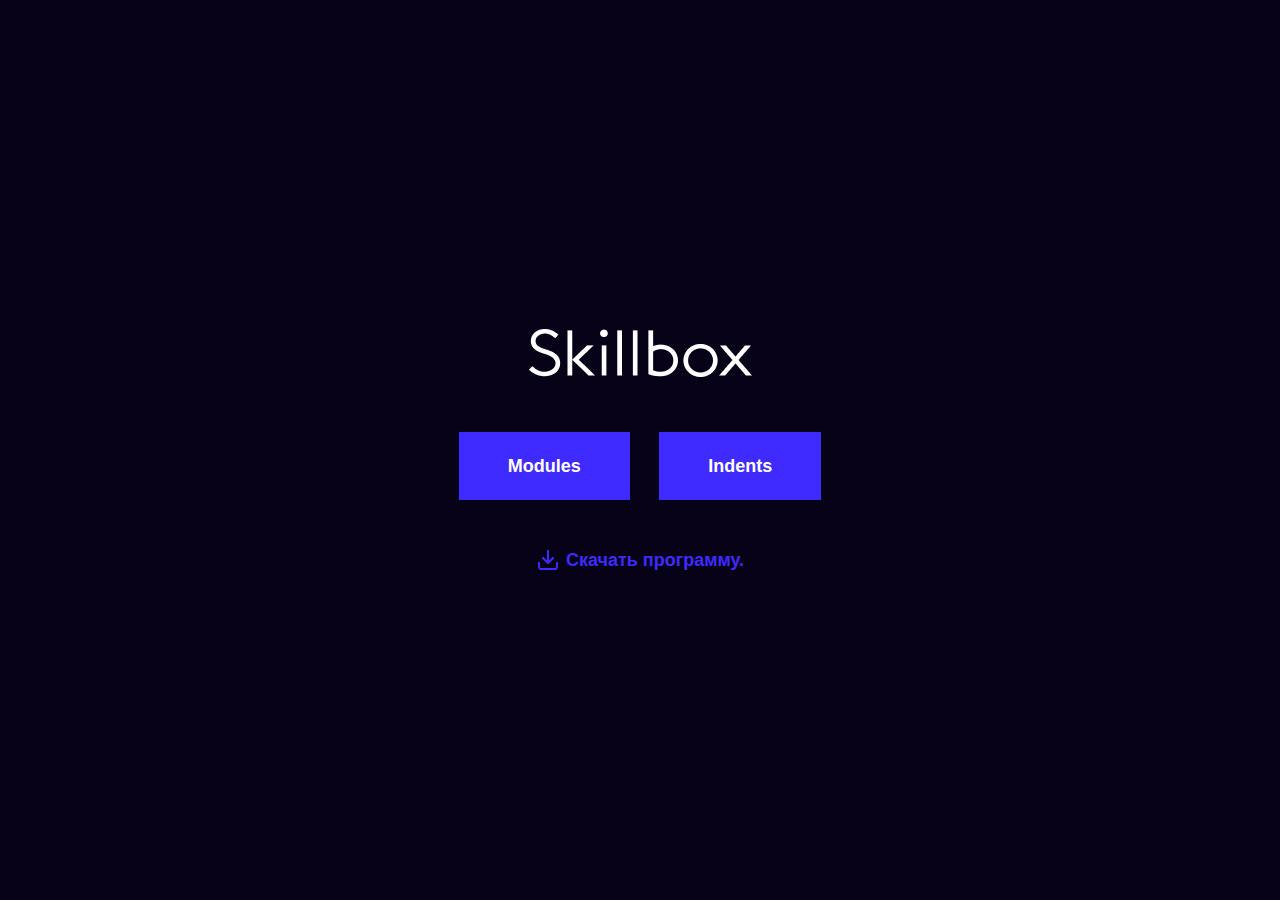
<file: index.html>
<!DOCTYPE html>
<html lang="ru">
  <head>
    <meta charset="UTF-8" />
    <meta name="viewport" content="width=device-width, initial-scale=1.0" />
    <link rel="stylesheet" href="CSS/normalize.css" />
    <link rel="stylesheet" href="CSS/style.css" />
    <title>Skillbox</title>
  </head>
  <body>
    <div class="main-content">
      <a class="logo" href="https://skillbox.ru" target="_blank">
        <img src="img/logo-light.png" alt="Skillbx" />
      </a>

      <div class="links">
        <a class="link" href="./modules.html" target="_blank"> Modules</a>
        <a class="link" href="./article.html" target="_blank">Indents</a>
      </div>

      <div>
        <a class="link-download" href="2.19 skillbox.docx" download
          >Скачать программу.
        </a>
      </div>
    </div>
  </body>
</html>
</file>
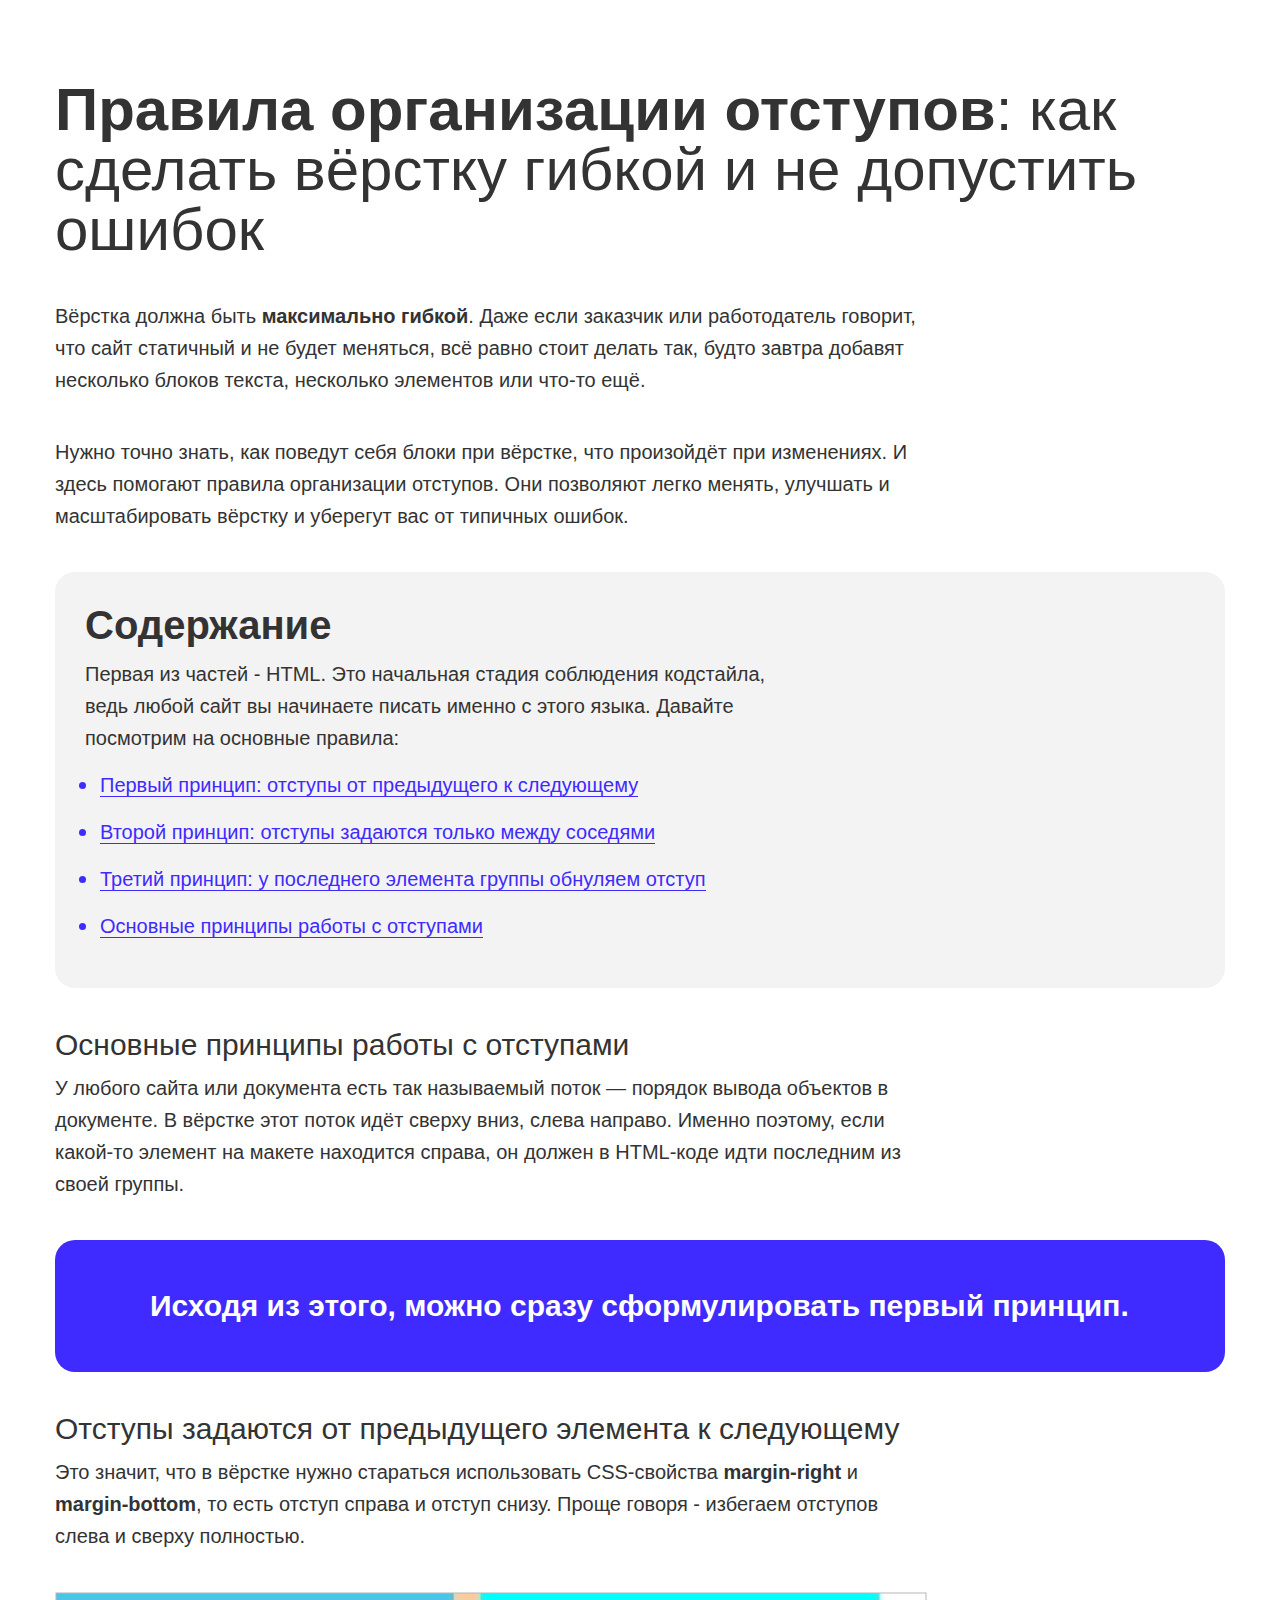
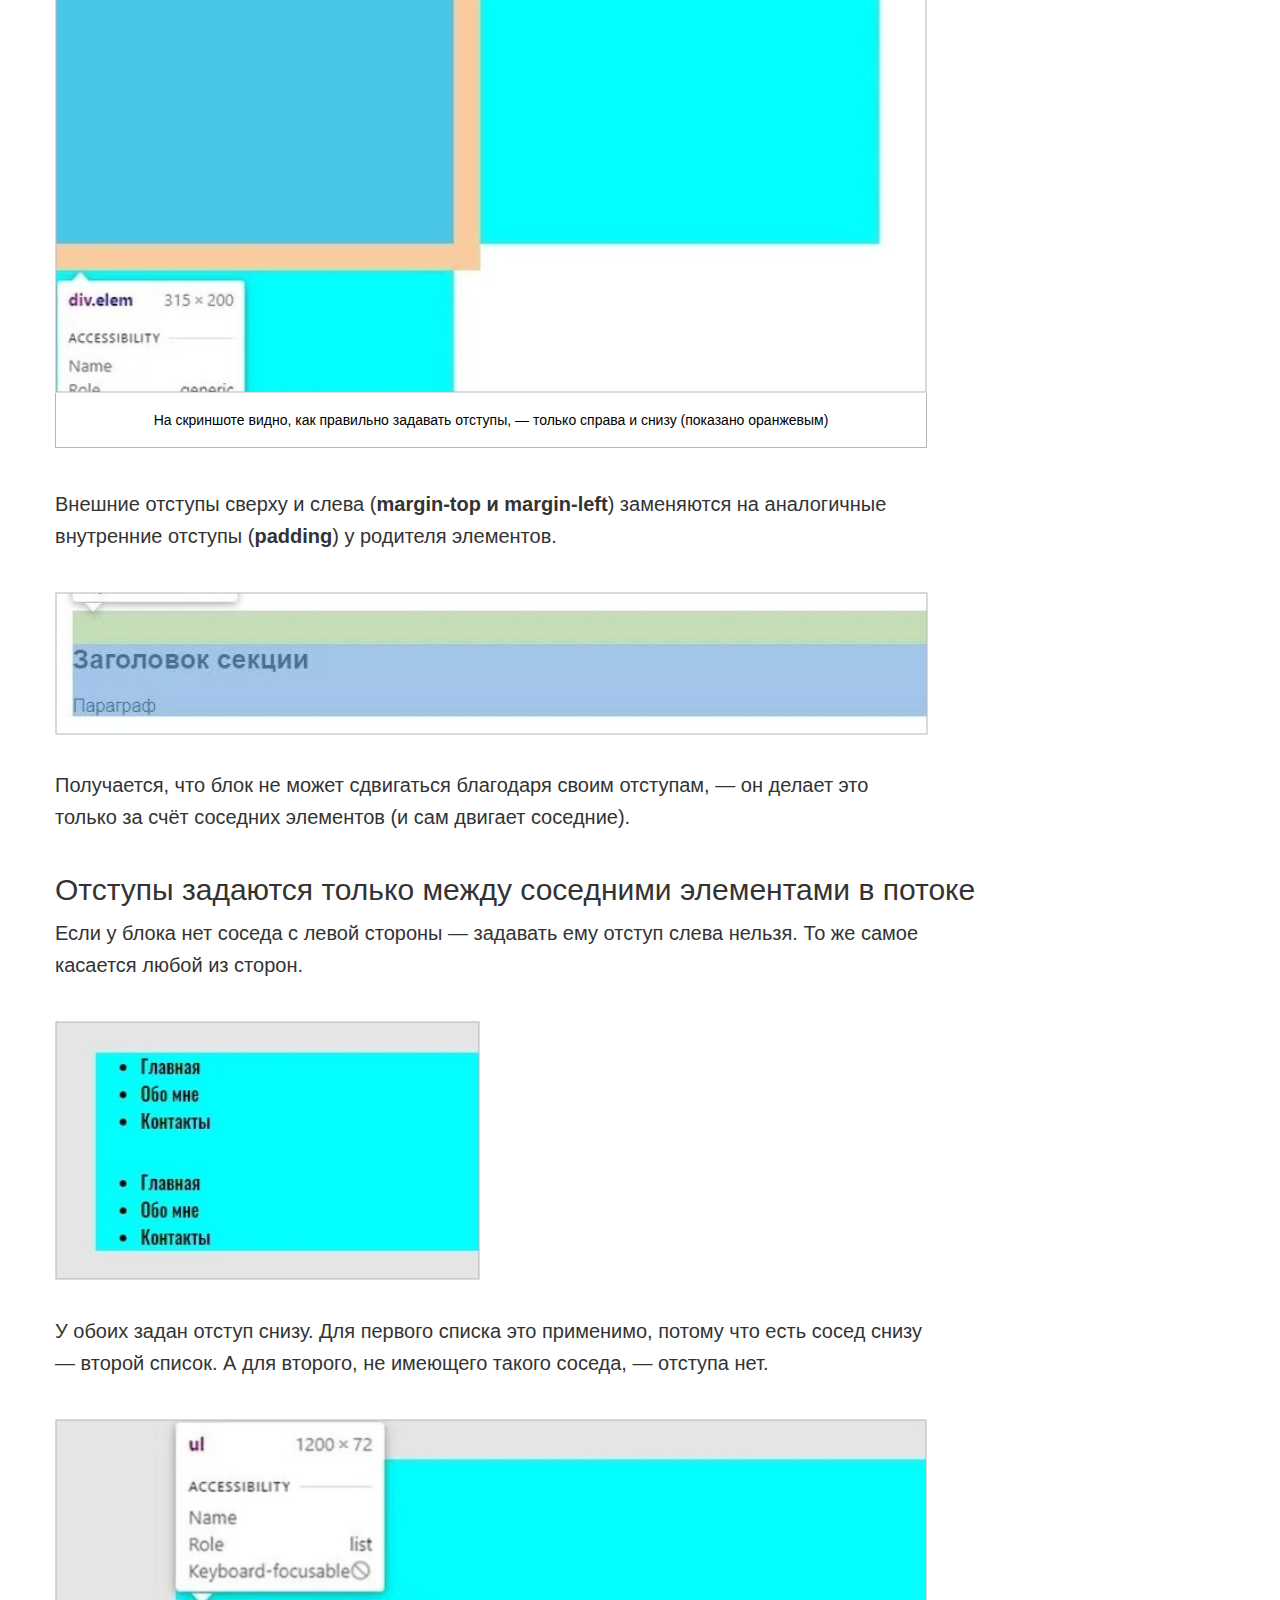
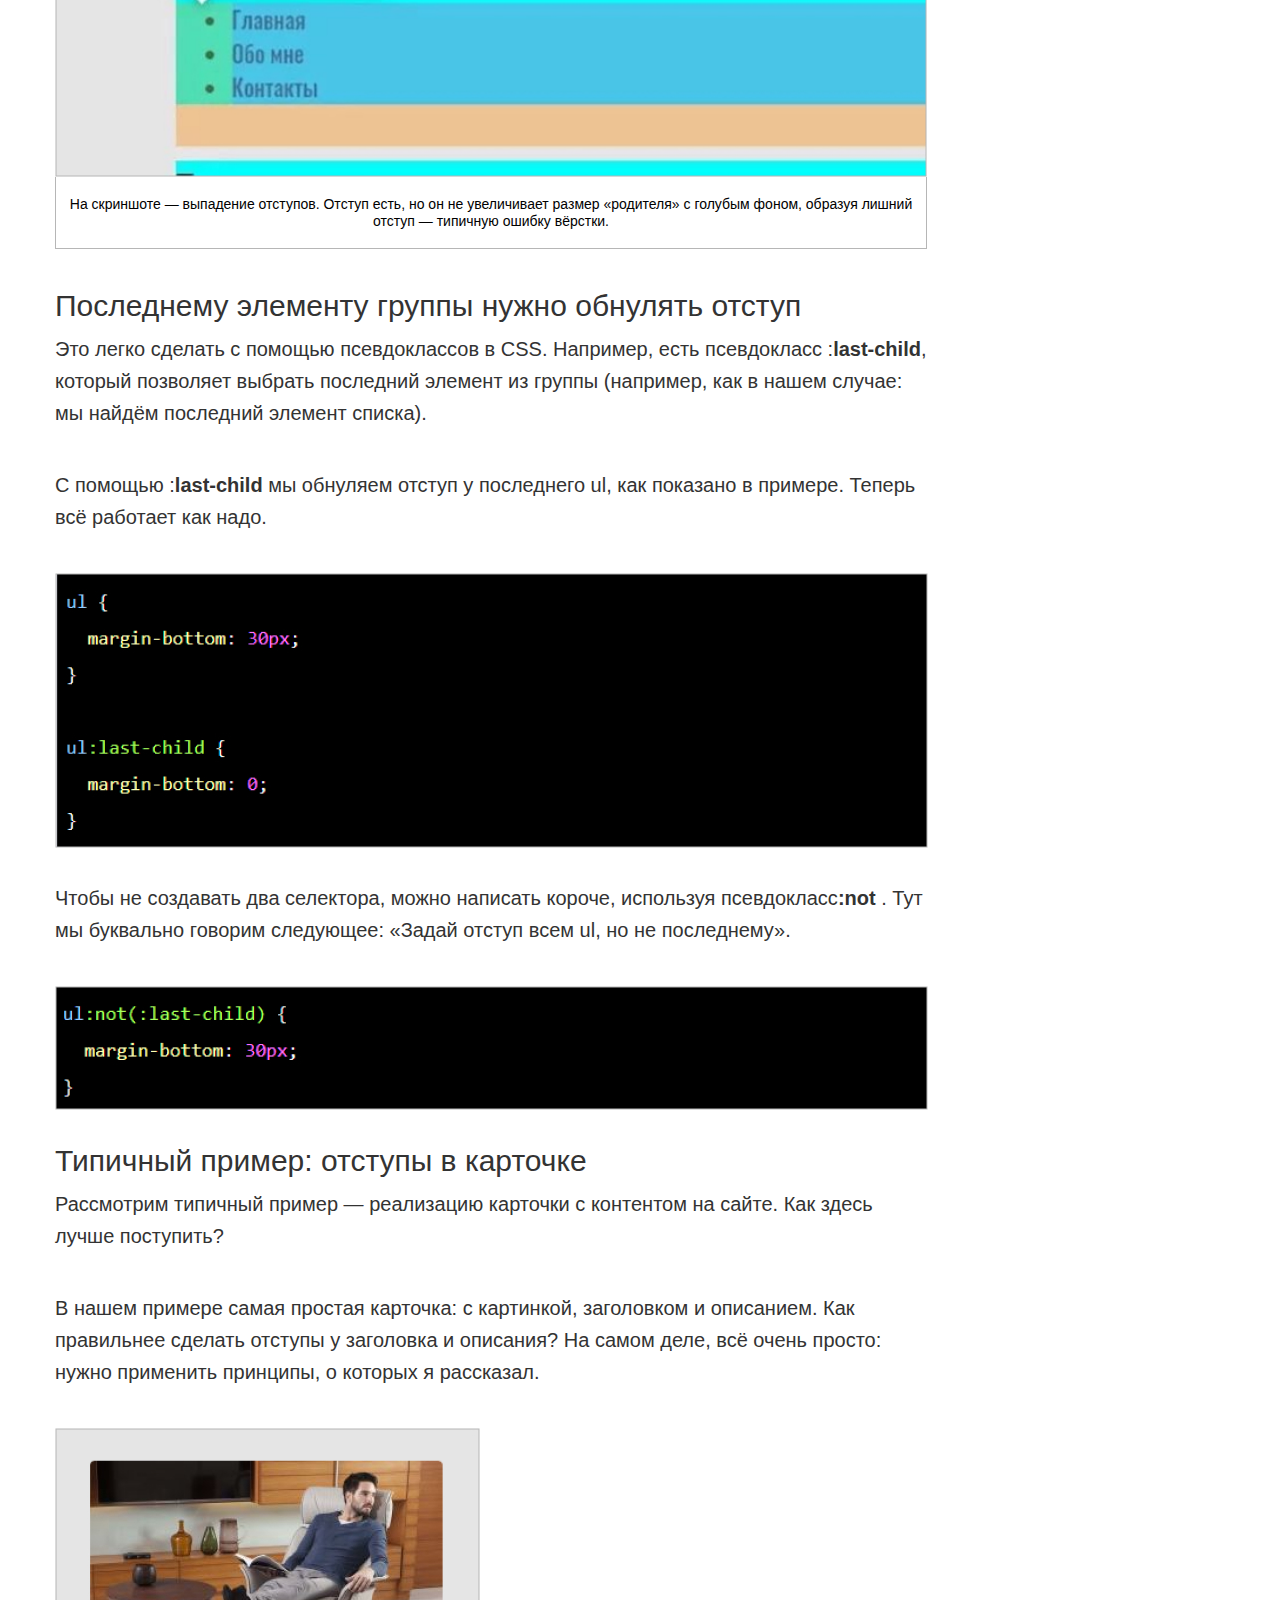
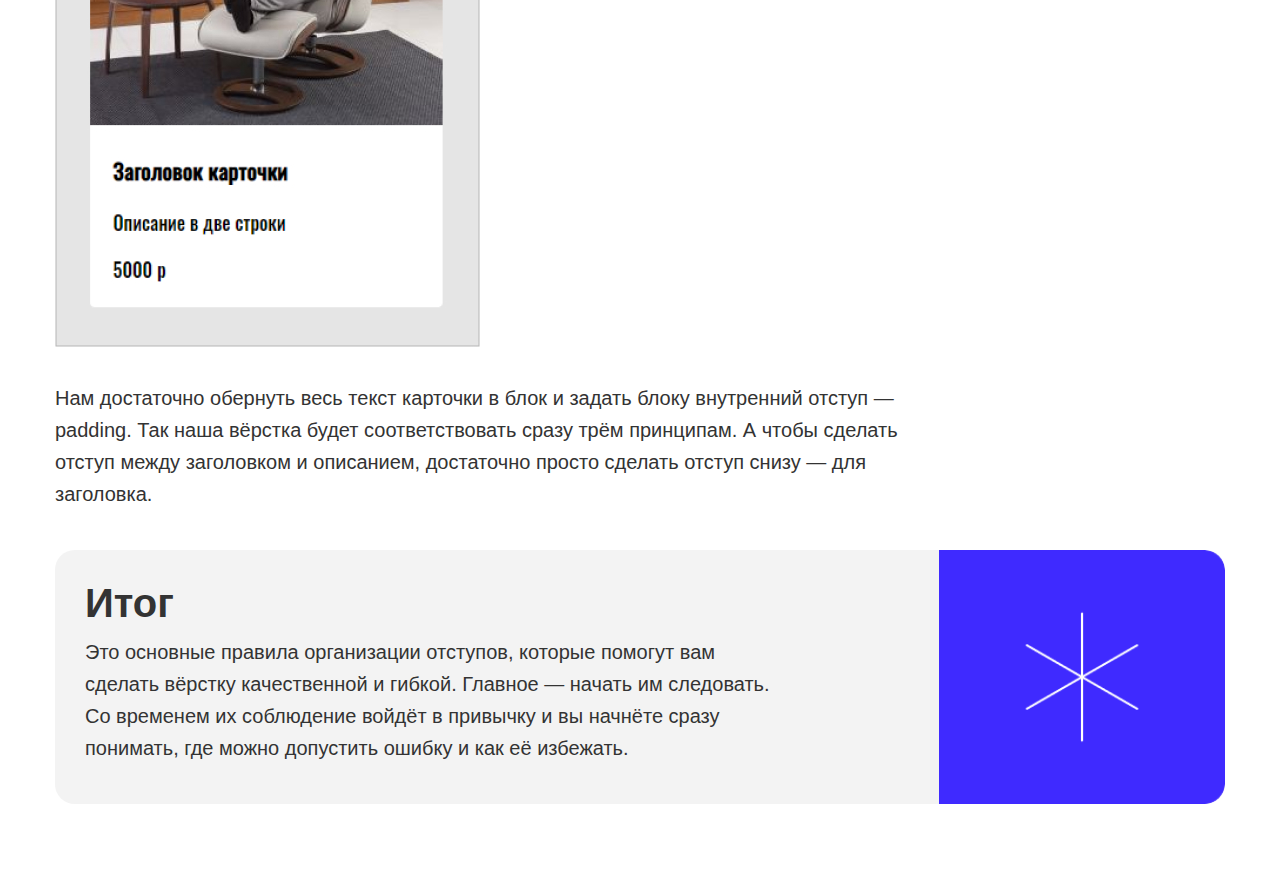
<file: article.html>
<!DOCTYPE html>
<html lang="ru">
  <head>
    <meta charset="UTF-8" />
    <meta name="viewport" content="width=device-width, initial-scale=1.0" />
    <link rel="stylesheet" href="CSS/normalize.css" />
    <link rel="stylesheet" href="CSS/style.css" />
    <title>Article</title>
  </head>
  <body>
    <div class="container">
      <h1 class="main-title">
        <b>
          Правила организации отступов</b>: как сделать вёрстку гибкой и не
          допустить ошибок
        
      </h1>
      <p class="text">
        Вёрстка должна быть <b>максимально гибкой</b>. Даже если заказчик или
        работодатель говорит, что сайт статичный и не будет меняться, всё равно
        стоит делать так, будто завтра добавят несколько блоков текста,
        несколько элементов или что-то ещё.
      </p>
      <p class="text"> Нужно точно знать, как поведут себя блоки при вёрстке, что произойдёт
        при изменениях. И здесь помогают правила организации отступов. Они
        позволяют легко менять, улучшать и масштабировать вёрстку и уберегут вас
        от типичных ошибок.
      </p>
      <div class="gray-box decorate-1">
        <h2 class="subtitle">Содержание</h2>
        
        <p class="text">
          Первая из частей - HTML. Это начальная стадия соблюдения кодстайла,
          ведь любой сайт вы начинаете писать именно с этого языка. Давайте
          посмотрим на основные правила:
        </p>
        <ul class="ul-box">
          <li class="li-box">
            <a class="line" href="#sec"
              >Первый принцип: отступы от предыдущего к следующему</a
            >
          </li>
          <li class="li-box">
            <a class="line" href="#third"
              >Второй принцип: отступы задаются только между соседями</a
            >
          </li>
          <li class="li-box">
            <a class="line" href="#fourth"
              >Третий принцип: у последнего элемента группы обнуляем отступ</a
            >
          </li>
          <li class="li-box">
            <a class="line" href="#first">Основные принципы работы с отступами</a>
          </li>
        </ul>
      </div>
      <div>
        <h3 class="head-3" id="first">Основные принципы работы с отступами</h3>

        <p class="text">
          У любого сайта или документа есть так называемый поток — порядок
          вывода объектов в документе. В вёрстке этот поток идёт сверху вниз,
          слева направо. Именно поэтому, если какой-то элемент на макете
          находится справа, он должен в HTML-коде идти последним из своей
          группы.
        </p>
        <p class="text lead" >
          Исходя из этого, можно сразу сформулировать первый принцип.
        </p>
      </div>
      <div>
        <h3 class="head-3" id="sec">
          
          Отступы задаются от предыдущего элемента к следующему
        </h3>
        <p class="text">
          Это значит, что в вёрстке нужно стараться использовать CSS-свойства
          <b>margin-right</b> и <b>margin-bottom</b>, то есть отступ справа и
          отступ снизу. Проще говоря - избегаем отступов слева и сверху
          полностью.
        </p>
        <figure class="style-img">
          <img src="img/1.jpg" alt="screen" />
          <figcaption class="figcaption">
            На скриншоте видно, как правильно задавать отступы, — только справа
            и снизу (показано оранжевым)
          </figcaption>
        </figure>

        <p class="text">
          Внешние отступы сверху и слева (<b>margin-top и margin-left</b>)
          заменяются на аналогичные внутренние отступы (<b>padding</b>) у
          родителя элементов.
        </p>

        <img class="style-40" src="img/2.jpg" alt="screen 2" />
        <p class="text">
          Получается, что блок не может сдвигаться благодаря своим отступам, —
          он делает это только за счёт соседних элементов (и сам двигает
          соседние).
        </p>
      </div>
      <div>
        <h3 class="head-3" id="third">
          Отступы задаются только между соседними элементами в потоке
        </h3>

        <p class="text">
          Если у блока нет соседа с левой стороны — задавать ему отступ слева
          нельзя. То же самое касается любой из сторон.
        </p>
        <img class="style-40" src="img/3.jpg" alt="screen 3" />
        <p class="text">
          У обоих задан отступ снизу. Для первого списка это применимо, потому
          что есть сосед снизу — второй список. А для второго, не имеющего
          такого соседа, — отступа нет.
        </p>
        <figure class="style-img">
          <img src="img/4.jpg" alt="screen 4" />
          <figcaption class="figcaption">
            На скриншоте — выпадение отступов. Отступ есть, но он не увеличивает
            размер «родителя» с голубым фоном, образуя лишний отступ — типичную
            ошибку вёрстки.
          </figcaption>
        </figure>
      </div>
      <div>
        <h3 class="head-3" id="fourth">
          Последнему элементу группы нужно обнулять отступ
        </h3>

        <p class="text">
          Это легко сделать с помощью псевдоклассов в CSS. Например, есть
          псевдокласс :<b>last-child</b>, который позволяет выбрать последний
          элемент из группы (например, как в нашем случае: мы найдём последний
          элемент списка).
        </p>

        <p class="text">
          С помощью :<b>last-child</b> мы обнуляем отступ у последнего ul, как
          показано в примере. Теперь всё работает как надо.
        </p>

        <img class="style-40" src="img/5.jpg" alt="screen 5" />
        <p class="text">
          Чтобы не создавать два селектора, можно написать короче, используя
          псевдокласс<b>:not</b> . Тут мы буквально говорим следующее: «Задай
          отступ всем ul, но не последнему».
        </p>
        <img class="style-40" src="img/6.jpg" alt="screen 6" />
      </div>
      <h3 class="head-3">Типичный пример: отступы в карточке</h3>
      <p class="text">
        Рассмотрим типичный пример — реализацию карточки с контентом на сайте.
        Как здесь лучше поступить?
      </p>
      <p class="text">
        В нашем примере самая простая карточка: с картинкой, заголовком и
        описанием. Как правильнее сделать отступы у заголовка и описания? На
        самом деле, всё очень просто: нужно применить принципы, о которых я
        рассказал.
      </p>

      <img class="style-40" src="img/7.jpg" alt="screen 7" />
      <p class="text">
        Нам достаточно обернуть весь текст карточки в блок и задать блоку
        внутренний отступ — padding. Так наша вёрстка будет соответствовать
        сразу трём принципам. А чтобы сделать отступ между заголовком и
        описанием, достаточно просто сделать отступ снизу — для заголовка.
      </p>
      <div class="gray-box decorate-2">
        <h2 class="subtitle">Итог</h2>
        <p class="text">
          Это основные правила организации отступов, которые помогут вам сделать
          вёрстку качественной и гибкой. Главное — начать им следовать. Со
          временем их соблюдение войдёт в привычку и вы начнёте сразу понимать,
          где можно допустить ошибку и как её избежать.
        </p>
      </div>
    </div>
  </body>
</html>
</file>
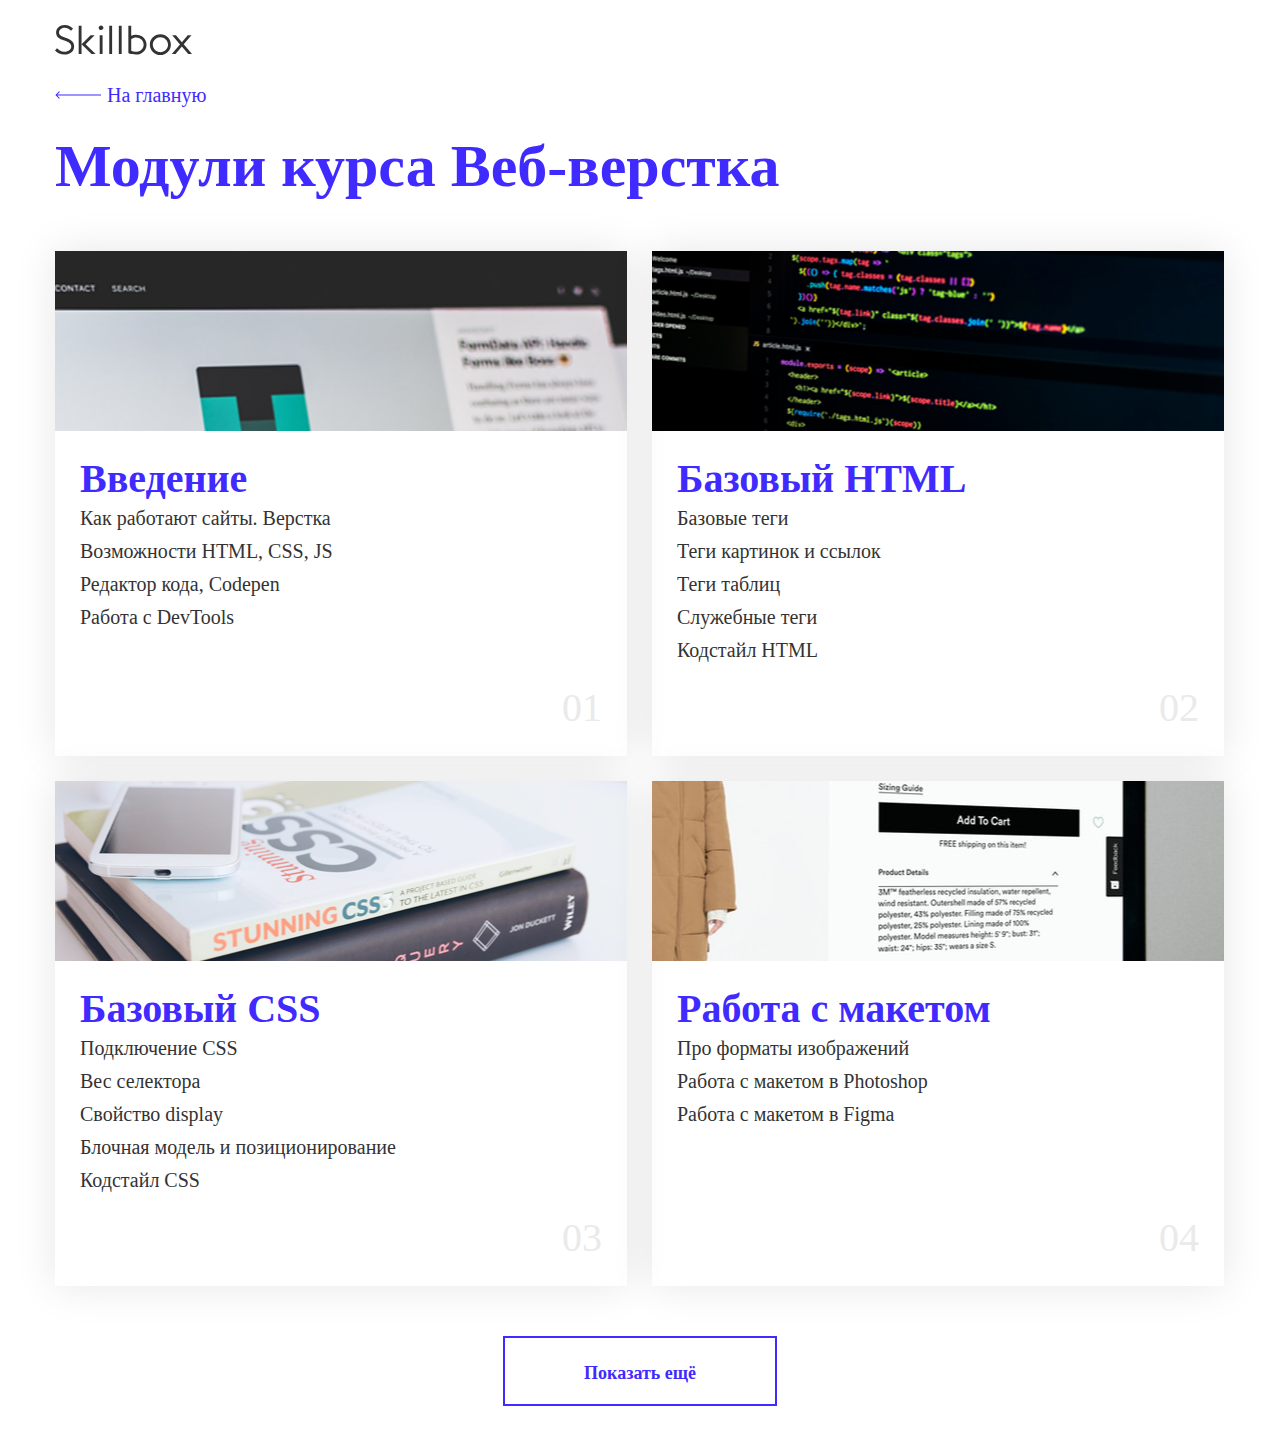
<file: modules.html>
<!DOCTYPE html>
<html lang="en">
  <head>
    <meta charset="UTF-8" />
    <meta name="viewport" content="width=device-width, initial-scale=1.0" />
    <link rel="stylesheet" href="CSS/normalize.css" />
    <link rel="stylesheet" href="CSS/module-style.css" />
    <title>Modules</title>
  </head>
  <body>
    <div class="container">
      <div class="Vector"><img src="img/Vector.svg" alt="Skillbox"></div>
      <div>
        <a class="link" href="./index.html">На главную</a>
      </div>

      <h1 class="head-1">Модули курса Веб-верстка</h1>

      <div class="module-row">
        <div class="box image-1">
        <h2 class="head-2">Введение</h2>
        <ul class="list">
            <li class="text">Как работают сайты. Верстка </li>
            <li class="text">Возможности HTML, CSS, JS</li>
            <li class="text">Редактор кода, Codepen</li>
            <li class="text">Работа с DevTools</li>
          </ul>
          <div class="number">01</div>
        </div>
        <div class="box image-2">
          <h2 class="head-2">Базовый HTML</h2>
          <ul class="list">
            <li class="text">Базовые теги</li>
            <li class="text">Теги картинок и ссылок</li>
            <li class="text">Теги таблиц</li>
            <li class="text">Служебные теги</li>
            <li class="text">Кодстайл HTML</li>
          </ul>
          <div class="number">02</div>
        </div>
        <div class="box image-3">
          <h2 class="head-2">Базовый CSS</h2>
          <ul class="list">
            <li class="text">Подключение CSS</li>
            <li class="text">Вес селектора</li>
            <li class="text">Свойство display</li>
            <li class="text">Блочная модель и позиционирование</li>
            <li class="text">Кодстайл CSS</li>
          </ul>
          <div class="number">03</div>
        </div>
        <div class="box image-4">
          <h2 class="head-2">Работа с макетом</h2>
          <ul class="list">
            <li class="text">Про форматы изображений</li>
            <li class="text">Работа с макетом в Photoshop</li>
            <li class="text">Работа с макетом в Figma</li>
          </ul>
          <div class="number">04</div>
        </div>
      </div>
      <button class="button">Показать ещё</button>
    </div>
  </body>
</html>
</file>
<file: CSS/style.css>
html {
	box-sizing: border-box;
}

*,
*::before,
*::after {
	box-sizing: inherit;
}

a {
	color: inherit;
	text-decoration: none;
}

img {
	max-width: 100%;
}

body {
	font-family: Arial, Verdana, sans-serif;
}

.main-content {
		display: flex;
		flex-direction: column;
		align-items: center;
		justify-content: center;
		min-height: 100vh;
		color: #fff;
		background-color: #070217;
	}

	.logo {
		display: inline-block;
		margin-bottom: 50px;
	}

	.links {
		margin-bottom: 50px;
	}

	.link {
		display: inline-block;
		padding: 24px 49px;
		font-weight: 700;
		font-size: 18px;
		background-color:#3f2aff;
	}
	
	.link:not(:last-child) {
		margin-right: 25px;
	}

	.container {
		margin: 0 auto;
		padding: 80px 0;
		width: 1170px;
		}

		.main-title{
			font-weight: 400;
			font-size: 60px;
			line-height: 60px;
			color: #333;
			margin-top: 0;
			margin-bottom: 40px;
		}

		.subtitle{
			margin-top: 0;
			margin-bottom: 10px;
			font-size: 40px;
			line-height: 46px;
			color: #333;

		}

		.head-3{
			margin-top: 0;
			margin-bottom: 10px;
			font-weight: 400;
			font-size: 30px;
			line-height: 34px;
			color: #333;
		}

		.text{
			font-weight: 400;
			font-size: 20px;
			line-height: 32px;
			color: #333;
			margin-top: 0;
			width: 872px;
			margin-bottom: 40px;
		}

		.gray-box{
			border-radius: 20px;
			padding: 30px;
			background-color: #f3f3f3;
			background-position: right center;
			background-repeat: no-repeat;
			background-size: contain;
		}

		.gray-box:not(:last-child){
			margin-bottom: 40px;
		}

		.gray-box .text{
			margin-bottom: 10px;
			width: 692px;
		}

		.ul-box{
			margin-left:15px;
			padding: 0;
		}

		.li-box{
			margin-bottom: 20px;
			border-bottom: 1px;
			border-color: #3f2aff;
			font-size: 20px;
			color: #3f2aff;
		}

		.style-img{
			display: inline-block;
			margin: 0 0 40px 0;
			width: 872px;
			font-size: 0;
		}

		.lead{
			border-radius: 20px;
			padding: 50px 95px;
			width: 100%;
			font-weight: 700;
			font-size: 30px;
			color: #fff;
			background-color: #3f2aff;
		}

		.gray-box.decorate-1{
			background-image: url("C:/Users/Core i3-7020/Desktop/skill/HTML/4/img/decorate-1.png");

		}
		
		.gray-box.decorate-2{
			background-image: url("../img/decorate-2.png");

		}

		::marker {
			color: #3f2aff;
			font-size: 1.2em;
		}

		.line {
			border-bottom: 1px solid #3f2aff;
		}

		.figcaption{
			border: 1px solid #b6b6b6;
			border-top: 0;
			padding: 19px 0;
			font-weight: 400;
			font-size: 14px;
			text-align: center;
		}

		.style-40{
			margin-bottom: 30px;
		}

		.link-download {
			background-image: url("../img/download.png");
			background-repeat: no-repeat;
			background-position: left center;
			padding-left: 30px;
			font-weight: 700;
			font-size: 18px;
			color:#3f2aff;

		}
</file>
<file: CSS/module-style.css>
html {
	box-sizing: border-box;
}

*,
*::before,
*::after {
	box-sizing: inherit;
}

a {
	color: inherit;
	text-decoration: none;
}

img {
	max-width: 100%;
}

.container{
  font-family: Arial Regular;
  width: 1170px;
  margin: 0 auto;
  max-width: 100%;
}

.Vector{
  margin: 25px 0;
}

.link{
  background-image: url("../img/Arrow\ 1.svg");
  background-repeat: no-repeat;
  background-position: left center;
  padding-left: 52px;
  font-weight: 400;
  font-size: 20px;
  color: #3f2aff;
}

.head-1{
  margin: 0;
  margin-top: 25px;
  margin-bottom: 50px;
  font-weight: 700;
  font-size: 60px;
  color: #3f2aff;
  
}

.module-row{
  display: flex;
  flex-wrap: wrap;
  gap: 25px;
  font-size: 0;
  margin: 0;
  padding: 0;

}

.box{
  position: relative;
  margin: 0;
  padding: 25px;
  width: 572px;
  height: 505px;
  box-shadow: 0 0 40px 0 rgba(0, 0, 0, 0.1);
  background-position: top center;
  background-repeat: no-repeat;
}

.head-2{  
  margin: 0;
  margin-top: 180px;
  font-weight: 700;
  font-size: 40px;
  color: #3f2aff;
}

.text{
  font-weight: 400;
  font-size: 20px;
  line-height: 165%;
  color: #333;
}

.list{
  margin: 0;
  padding: 0;
  list-style-type: none;
  /* font-size: 0; */
}

.number{
  position: absolute;
  bottom: 25px;
  right: 25px;
  font-weight: 400;
  font-size: 40px;
  /* text-align: right; */
  color: #eaeaea;
}

/* .list-text:not(:second-child){
  margin-top: 200px;
} */

.image-1{
  background-image: url("../img/im-1.png");
}

.image-2{
  background-image: url("../img/im-2.png");
}

.image-3{
  background-image: url("../img/im-3.png");
}

.image-4{
  background-image: url("../img/im-4.png");
}

.button{
  display: block;
  padding: 25px 76px;
  margin: 50px auto;
  width: 274px;
  height: 70px;
  border: 2px solid #3f2aff;
  font-weight: 700;
  font-size: 18px;
  text-align: center;
  color: #3f2aff;
  background-color: #fff;
}
</file>
